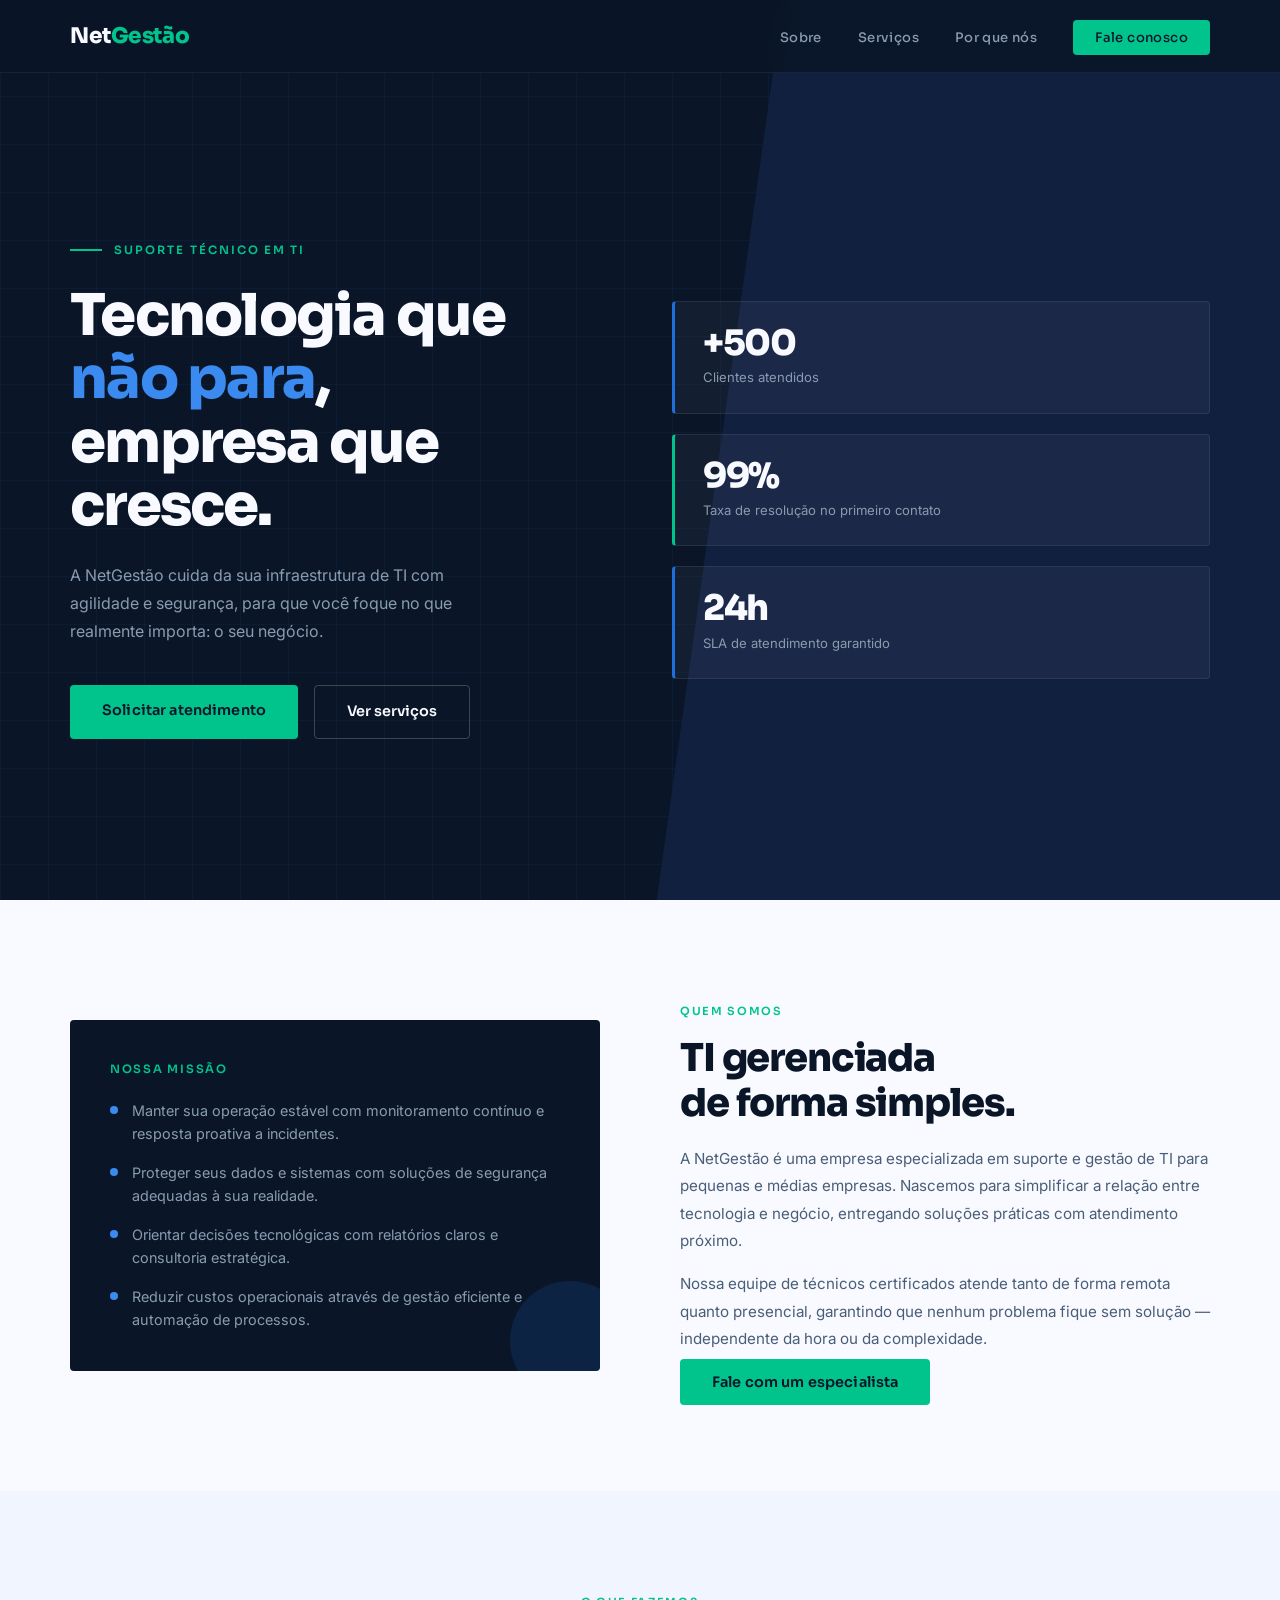
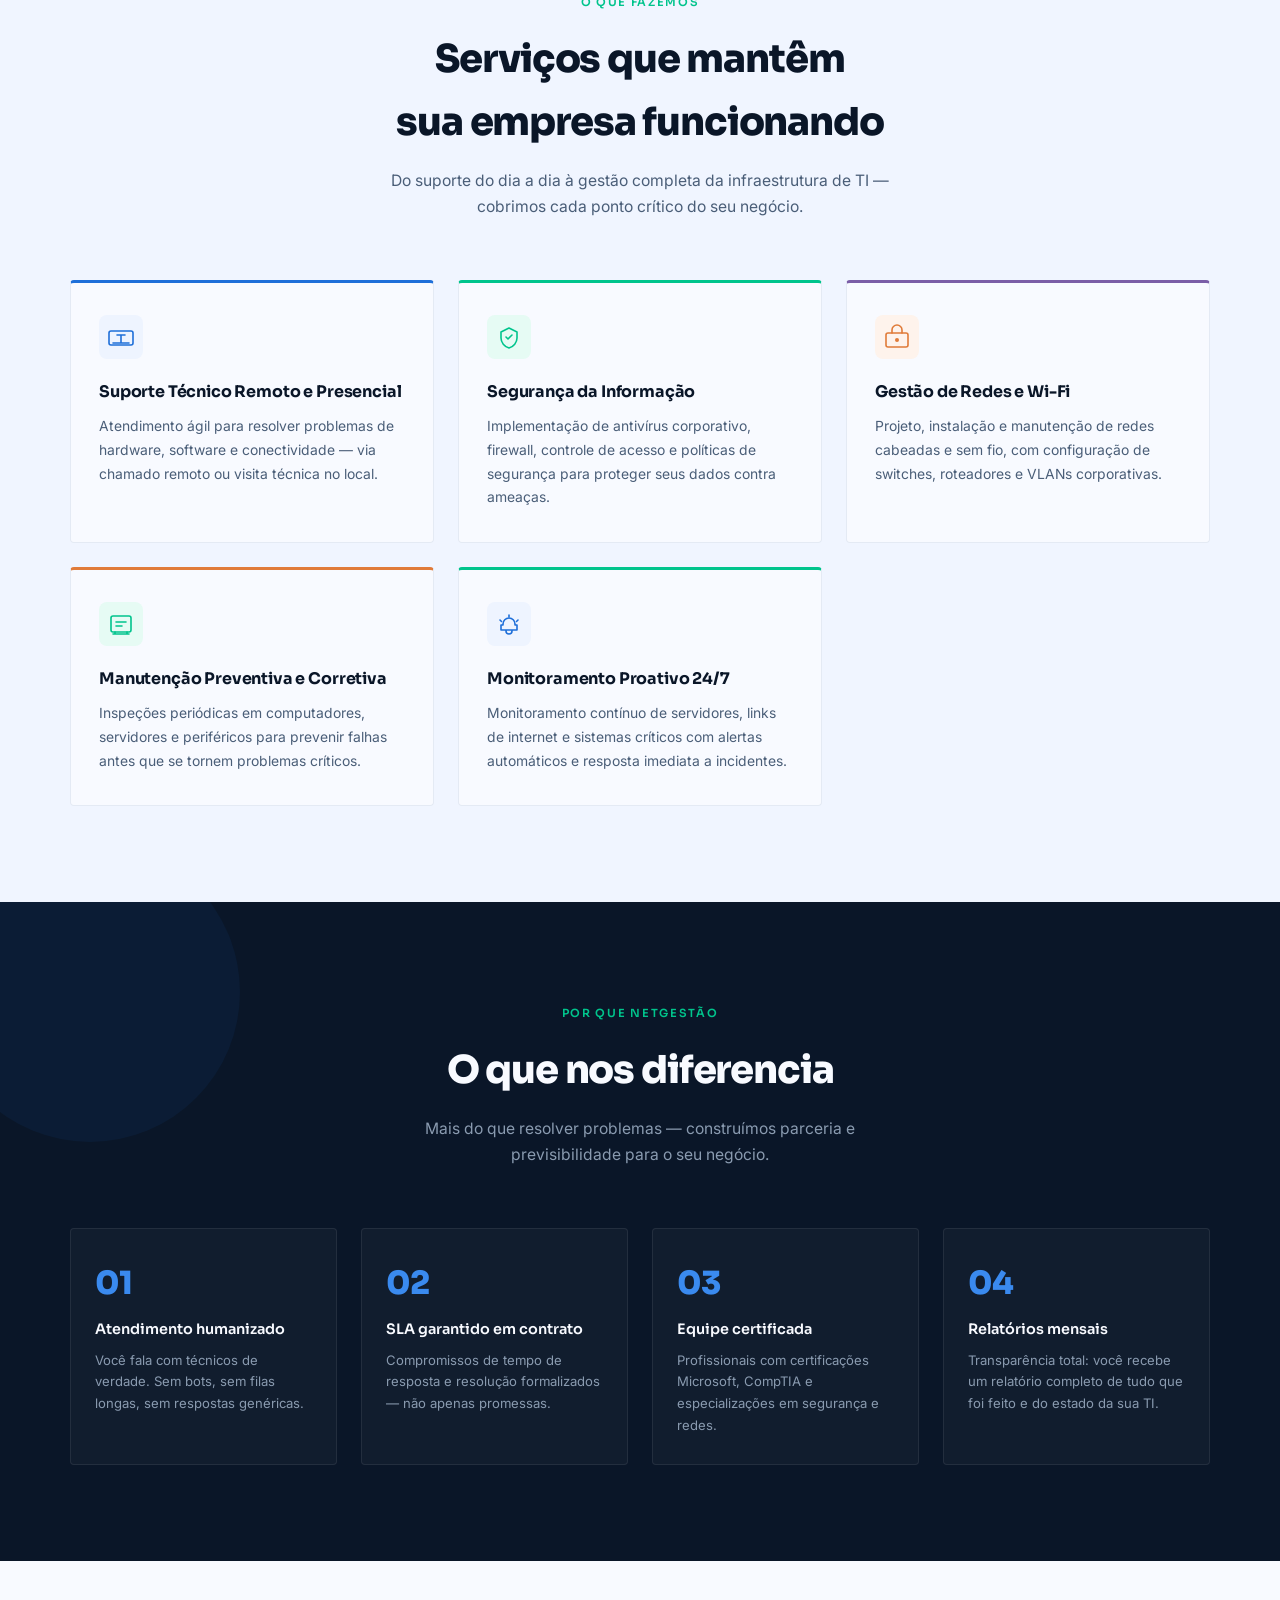
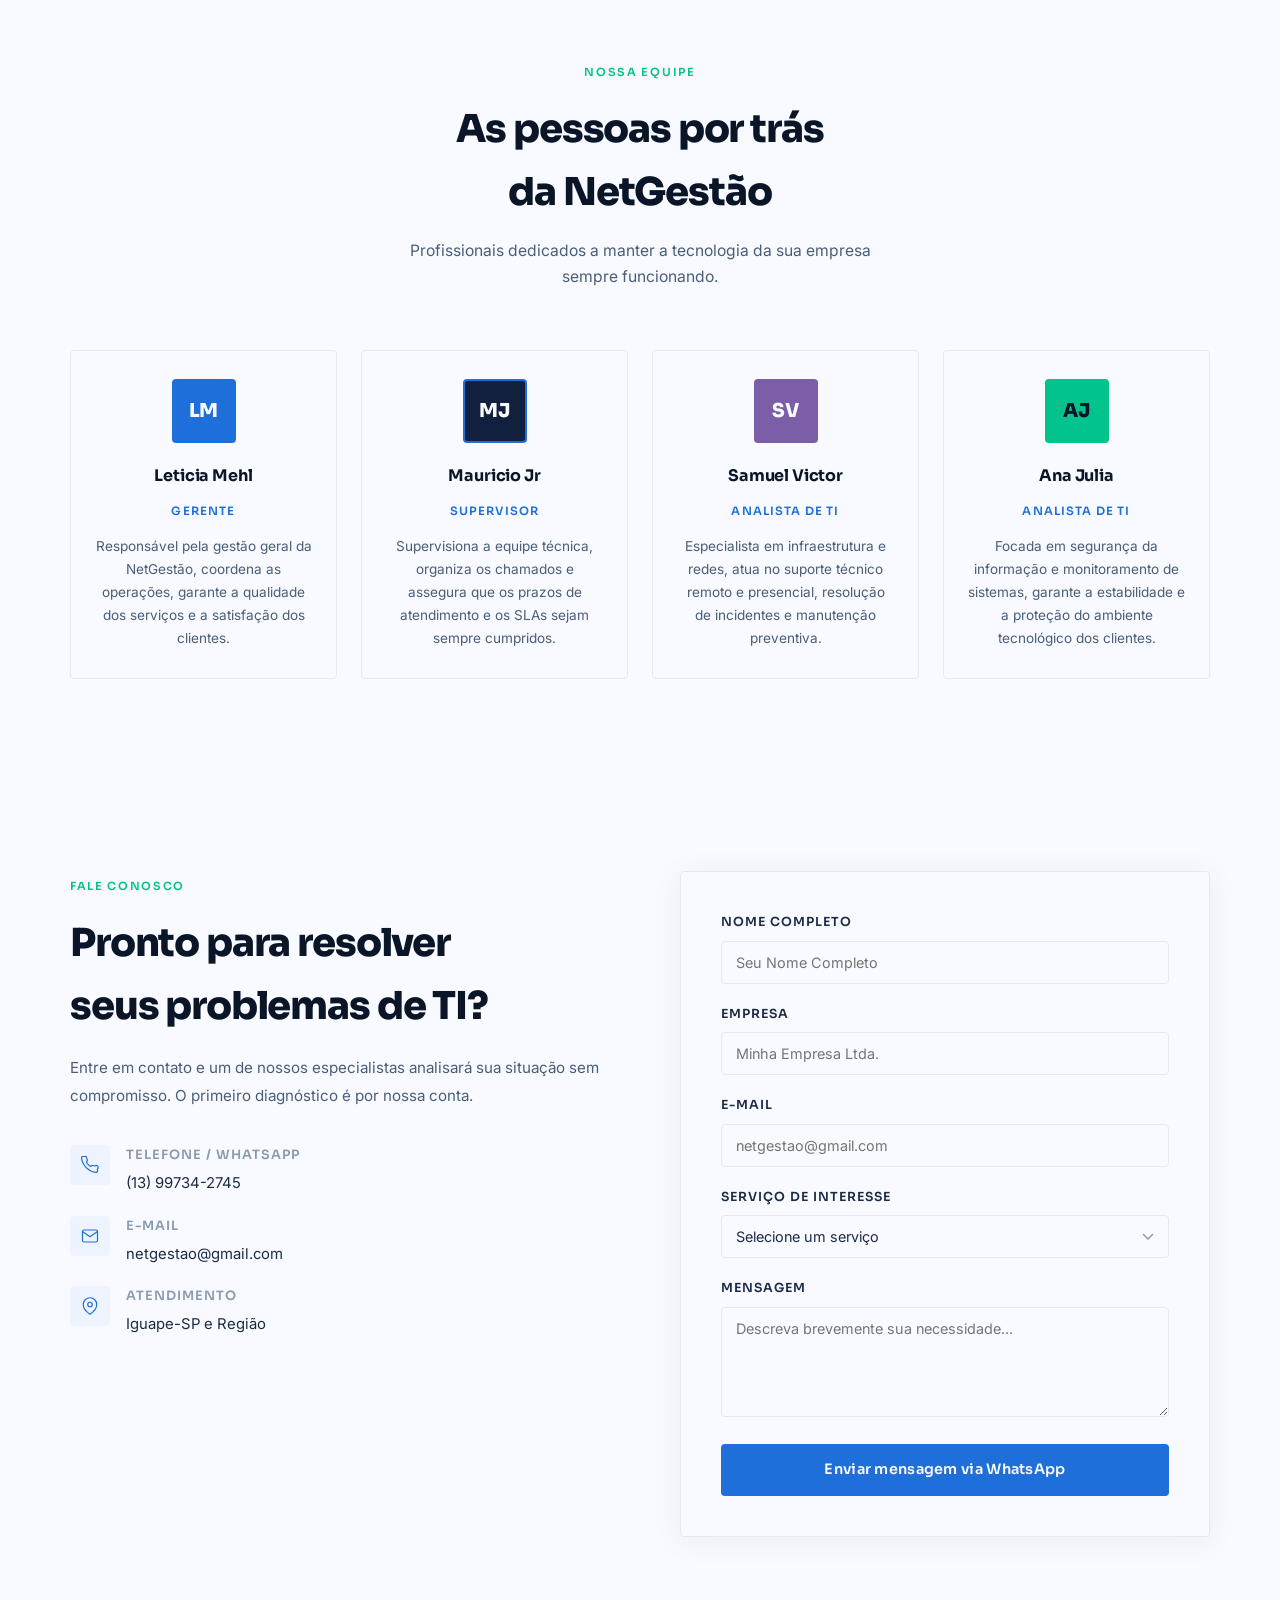
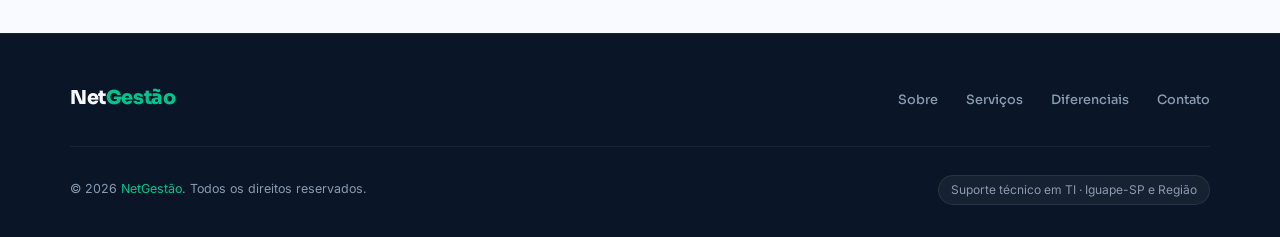
<file: index.html>
<!DOCTYPE html>
<html lang="pt-BR">
  <head>
    <meta charset="UTF-8" />
    <meta name="viewport" content="width=device-width, initial-scale=1.0" />
    <meta
      name="description"
      content="NetGestão — Suporte técnico em TI com agilidade e segurança para sua empresa."
    />
    <title>NetGestão | Suporte Técnico em TI</title>
    <link rel="stylesheet" href="style.css" />
  </head>
  <body>
    <!-- ========== NAVBAR ========== -->
    <header class="navbar">
      <div class="container">
        <a href="#" class="logo">Net<span>Gestão</span></a>
        <nav aria-label="Navegação principal">
          <ul class="nav-links">
            <li><a href="#sobre">Sobre</a></li>
            <li><a href="#servicos">Serviços</a></li>
            <li><a href="#diferenciais">Por que nós</a></li>
            <li><a href="#contato" class="nav-cta">Fale conosco</a></li>
          </ul>
        </nav>
      </div>
    </header>

    <!-- ========== HERO ========== -->
    <section class="hero" id="inicio">
      <div class="container">
        <div class="hero-content">
          <div class="hero-eyebrow">
            <span>Suporte técnico em TI</span>
          </div>
          <h1>
            Tecnologia que<br />
            <em>não para</em>,<br />
            empresa que cresce.
          </h1>
          <p class="hero-desc">
            A NetGestão cuida da sua infraestrutura de TI com agilidade e
            segurança, para que você foque no que realmente importa: o seu
            negócio.
          </p>
          <div class="hero-actions">
            <a href="#contato" class="btn-primary">Solicitar atendimento</a>
            <a href="#servicos" class="btn-secondary">Ver serviços</a>
          </div>
        </div>

        <div class="hero-metrics" aria-label="Destaques">
          <div class="metric-card">
            <div class="metric-value">+500</div>
            <div class="metric-label">Clientes atendidos</div>
          </div>
          <div class="metric-card accent">
            <div class="metric-value">99%</div>
            <div class="metric-label">
              Taxa de resolução no primeiro contato
            </div>
          </div>
          <div class="metric-card">
            <div class="metric-value">24h</div>
            <div class="metric-label">SLA de atendimento garantido</div>
          </div>
        </div>
      </div>
    </section>

    <!-- ========== SOBRE ========== -->
    <section class="sobre" id="sobre">
      <div class="container">
        <div class="sobre-visual">
          <div class="sobre-block">
            <p class="sobre-block-title">Nossa missão</p>
            <ul class="sobre-pilares">
              <li>
                <span class="pilar-dot"></span>
                Manter sua operação estável com monitoramento contínuo e
                resposta proativa a incidentes.
              </li>
              <li>
                <span class="pilar-dot"></span>
                Proteger seus dados e sistemas com soluções de segurança
                adequadas à sua realidade.
              </li>
              <li>
                <span class="pilar-dot"></span>
                Orientar decisões tecnológicas com relatórios claros e
                consultoria estratégica.
              </li>
              <li>
                <span class="pilar-dot"></span>
                Reduzir custos operacionais através de gestão eficiente e
                automação de processos.
              </li>
            </ul>
          </div>
        </div>

        <div class="sobre-texto">
          <span class="tag">Quem somos</span>
          <h2>TI gerenciada<br />de forma simples.</h2>
          <p>
            A NetGestão é uma empresa especializada em suporte e gestão de TI
            para pequenas e médias empresas. Nascemos para simplificar a relação
            entre tecnologia e negócio, entregando soluções práticas com
            atendimento próximo.
          </p>
          <p>
            Nossa equipe de técnicos certificados atende tanto de forma remota
            quanto presencial, garantindo que nenhum problema fique sem solução
            — independente da hora ou da complexidade.
          </p>
          <a href="#contato" class="btn-primary">Fale com um especialista</a>
        </div>
      </div>
    </section>

    <!-- ========== SERVIÇOS ========== -->
    <section class="servicos" id="servicos">
      <div class="container">
        <div class="section-header">
          <span class="tag">O que fazemos</span>
          <h2>Serviços que mantêm<br />sua empresa funcionando</h2>
          <p>
            Do suporte do dia a dia à gestão completa da infraestrutura de TI —
            cobrimos cada ponto crítico do seu negócio.
          </p>
        </div>

        <div class="servicos-grid">
          <!-- 1 -->
          <article class="servico-card">
            <div class="servico-icon">
              <svg
                viewBox="0 0 44 44"
                fill="none"
                xmlns="http://www.w3.org/2000/svg"
              >
                <rect width="44" height="44" rx="8" fill="#EEF4FF" />
                <path
                  d="M14 28h16M22 20v8M18 20h8M12 16h20a2 2 0 012 2v10a2 2 0 01-2 2H12a2 2 0 01-2-2V18a2 2 0 012-2z"
                  stroke="#1E6FD9"
                  stroke-width="1.6"
                  stroke-linecap="round"
                  stroke-linejoin="round"
                />
              </svg>
            </div>
            <h3>Suporte Técnico Remoto e Presencial</h3>
            <p>
              Atendimento ágil para resolver problemas de hardware, software e
              conectividade — via chamado remoto ou visita técnica no local.
            </p>
          </article>

          <!-- 2 -->
          <article class="servico-card">
            <div class="servico-icon">
              <svg
                viewBox="0 0 44 44"
                fill="none"
                xmlns="http://www.w3.org/2000/svg"
              >
                <rect width="44" height="44" rx="8" fill="#E6FBF4" />
                <path
                  d="M22 13l8 4v6c0 4.5-3.4 8.7-8 10-4.6-1.3-8-5.5-8-10v-6l8-4z"
                  stroke="#00C48C"
                  stroke-width="1.6"
                  stroke-linejoin="round"
                />
                <path
                  d="M19 22l2 2 4-4"
                  stroke="#00C48C"
                  stroke-width="1.6"
                  stroke-linecap="round"
                  stroke-linejoin="round"
                />
              </svg>
            </div>
            <h3>Segurança da Informação</h3>
            <p>
              Implementação de antivírus corporativo, firewall, controle de
              acesso e políticas de segurança para proteger seus dados contra
              ameaças.
            </p>
          </article>

          <!-- 4 -->
          <article class="servico-card">
            <div class="servico-icon">
              <svg
                viewBox="0 0 44 44"
                fill="none"
                xmlns="http://www.w3.org/2000/svg"
              >
                <rect width="44" height="44" rx="8" fill="#FEF3EC" />
                <rect
                  x="11"
                  y="18"
                  width="22"
                  height="14"
                  rx="2"
                  stroke="#E07B39"
                  stroke-width="1.6"
                />
                <path
                  d="M17 18v-3a5 5 0 0110 0v3"
                  stroke="#E07B39"
                  stroke-width="1.6"
                  stroke-linecap="round"
                />
                <circle cx="22" cy="25" r="2" fill="#E07B39" />
              </svg>
            </div>
            <h3>Gestão de Redes e Wi-Fi</h3>
            <p>
              Projeto, instalação e manutenção de redes cabeadas e sem fio, com
              configuração de switches, roteadores e VLANs corporativas.
            </p>
          </article>

          <!-- 5 -->
          <article class="servico-card">
            <div class="servico-icon">
              <svg
                viewBox="0 0 44 44"
                fill="none"
                xmlns="http://www.w3.org/2000/svg"
              >
                <rect width="44" height="44" rx="8" fill="#E6FBF4" />
                <rect
                  x="12"
                  y="14"
                  width="20"
                  height="16"
                  rx="2"
                  stroke="#00C48C"
                  stroke-width="1.6"
                />
                <path
                  d="M16 30v2M28 30v2M14 32h16"
                  stroke="#00C48C"
                  stroke-width="1.6"
                  stroke-linecap="round"
                />
                <path
                  d="M17 20h10M17 24h6"
                  stroke="#00C48C"
                  stroke-width="1.6"
                  stroke-linecap="round"
                />
              </svg>
            </div>
            <h3>Manutenção Preventiva e Corretiva</h3>
            <p>
              Inspeções periódicas em computadores, servidores e periféricos
              para prevenir falhas antes que se tornem problemas críticos.
            </p>
          </article>

          <!-- 6 -->
          <article class="servico-card">
            <div class="servico-icon">
              <svg
                viewBox="0 0 44 44"
                fill="none"
                xmlns="http://www.w3.org/2000/svg"
              >
                <rect width="44" height="44" rx="8" fill="#EEF4FF" />
                <path
                  d="M16 22a6 6 0 0112 0v1h2v5H14v-5h2v-1z"
                  stroke="#1E6FD9"
                  stroke-width="1.6"
                  stroke-linejoin="round"
                />
                <path
                  d="M19 28v1a3 3 0 006 0v-1"
                  stroke="#1E6FD9"
                  stroke-width="1.6"
                />
                <path
                  d="M22 13v2M13 18l1.5 1.5M31 18l-1.5 1.5"
                  stroke="#1E6FD9"
                  stroke-width="1.6"
                  stroke-linecap="round"
                />
              </svg>
            </div>
            <h3>Monitoramento Proativo 24/7</h3>
            <p>
              Monitoramento contínuo de servidores, links de internet e sistemas
              críticos com alertas automáticos e resposta imediata a incidentes.
            </p>
          </article>
        </div>
      </div>
    </section>

    <!-- ========== DIFERENCIAIS ========== -->
    <section class="diferenciais" id="diferenciais">
      <div class="container">
        <div class="section-header">
          <span class="tag">Por que NetGestão</span>
          <h2>O que nos diferencia</h2>
          <p>
            Mais do que resolver problemas — construímos parceria e
            previsibilidade para o seu negócio.
          </p>
        </div>

        <div class="diferenciais-grid">
          <div class="diferencial-item">
            <div class="diferencial-num">01</div>
            <h4>Atendimento humanizado</h4>
            <p>
              Você fala com técnicos de verdade. Sem bots, sem filas longas, sem
              respostas genéricas.
            </p>
          </div>
          <div class="diferencial-item">
            <div class="diferencial-num">02</div>
            <h4>SLA garantido em contrato</h4>
            <p>
              Compromissos de tempo de resposta e resolução formalizados — não
              apenas promessas.
            </p>
          </div>
          <div class="diferencial-item">
            <div class="diferencial-num">03</div>
            <h4>Equipe certificada</h4>
            <p>
              Profissionais com certificações Microsoft, CompTIA e
              especializações em segurança e redes.
            </p>
          </div>
          <div class="diferencial-item">
            <div class="diferencial-num">04</div>
            <h4>Relatórios mensais</h4>
            <p>
              Transparência total: você recebe um relatório completo de tudo que
              foi feito e do estado da sua TI.
            </p>
          </div>
        </div>
      </div>
    </section>

    <!-- ========== EQUIPE ========== -->
    <section class="equipe" id="equipe">
      <div class="container">
        <div class="section-header">
          <span class="tag">Nossa equipe</span>
          <h2>As pessoas por trás<br />da NetGestão</h2>
          <p>
            Profissionais dedicados a manter a tecnologia da sua empresa sempre
            funcionando.
          </p>
        </div>

        <div class="equipe-grid">
          <div class="membro-card">
            <div class="membro-avatar">LM</div>
            <div class="membro-info">
              <h3>Leticia Mehl</h3>
              <span class="membro-cargo">Gerente</span>
              <p>
                Responsável pela gestão geral da NetGestão, coordena as
                operações, garante a qualidade dos serviços e a satisfação dos
                clientes.
              </p>
            </div>
          </div>

          <div class="membro-card">
            <div class="membro-avatar">MJ</div>
            <div class="membro-info">
              <h3>Mauricio Jr</h3>
              <span class="membro-cargo">Supervisor</span>
              <p>
                Supervisiona a equipe técnica, organiza os chamados e assegura
                que os prazos de atendimento e os SLAs sejam sempre cumpridos.
              </p>
            </div>
          </div>

          <div class="membro-card">
            <div class="membro-avatar">SV</div>
            <div class="membro-info">
              <h3>Samuel Victor</h3>
              <span class="membro-cargo">Analista de TI</span>
              <p>
                Especialista em infraestrutura e redes, atua no suporte técnico
                remoto e presencial, resolução de incidentes e manutenção
                preventiva.
              </p>
            </div>
          </div>

          <div class="membro-card">
            <div class="membro-avatar">AJ</div>
            <div class="membro-info">
              <h3>Ana Julia</h3>
              <span class="membro-cargo">Analista de TI</span>
              <p>
                Focada em segurança da informação e monitoramento de sistemas,
                garante a estabilidade e a proteção do ambiente tecnológico dos
                clientes.
              </p>
            </div>
          </div>
        </div>
      </div>
    </section>

    <!-- ========== CONTATO ========== -->
    <section class="contato" id="contato">
      <div class="container">
        <div class="contato-info">
          <span class="tag">Fale conosco</span>
          <h2>Pronto para resolver<br />seus problemas de TI?</h2>
          <p>
            Entre em contato e um de nossos especialistas analisará sua situação
            sem compromisso. O primeiro diagnóstico é por nossa conta.
          </p>

          <ul class="contato-itens">
            <li>
              <!-- Clique abre WhatsApp -->
              <a
                href="https://wa.me/5513997342745"
                target="_blank"
                rel="noopener noreferrer"
                class="contato-link"
              >
                <div class="contato-icon">
                  <svg
                    viewBox="0 0 24 24"
                    fill="none"
                    xmlns="http://www.w3.org/2000/svg"
                  >
                    <path
                      d="M22 16.92v3a2 2 0 01-2.18 2 19.8 19.8 0 01-8.63-3.07A19.5 19.5 0 013.7 11.37 19.8 19.8 0 01.64 2.74 2 2 0 012.63.56h3a2 2 0 012 1.72c.127.96.36 1.903.7 2.81a2 2 0 01-.45 2.11L6.91 8.09a16 16 0 006 6l.91-.97a2 2 0 012.11-.45c.907.34 1.85.573 2.81.7A2 2 0 0122 16.92z"
                      stroke="#1E6FD9"
                      stroke-width="1.6"
                      stroke-linecap="round"
                      stroke-linejoin="round"
                    />
                  </svg>
                </div>
                <div>
                  <strong>Telefone / WhatsApp</strong>
                  <span>(13) 99734-2745</span>
                </div>
              </a>
            </li>
            <li>
              <!-- Clique abre cliente de e-mail -->
              <a href="mailto:netgestao@gmail.com" class="contato-link">
                <div class="contato-icon">
                  <svg
                    viewBox="0 0 24 24"
                    fill="none"
                    xmlns="http://www.w3.org/2000/svg"
                  >
                    <path
                      d="M4 4h16c1.1 0 2 .9 2 2v12c0 1.1-.9 2-2 2H4c-1.1 0-2-.9-2-2V6c0-1.1.9-2 2-2z"
                      stroke="#1E6FD9"
                      stroke-width="1.6"
                      stroke-linecap="round"
                      stroke-linejoin="round"
                    />
                    <polyline
                      points="22,6 12,13 2,6"
                      stroke="#1E6FD9"
                      stroke-width="1.6"
                      stroke-linecap="round"
                      stroke-linejoin="round"
                    />
                  </svg>
                </div>
                <div>
                  <strong>E-mail</strong>
                  <span>netgestao@gmail.com</span>
                </div>
              </a>
            </li>
            <li>
              <div class="contato-link contato-link--static">
                <div class="contato-icon">
                  <svg
                    viewBox="0 0 24 24"
                    fill="none"
                    xmlns="http://www.w3.org/2000/svg"
                  >
                    <path
                      d="M21 10c0 7-9 13-9 13S3 17 3 10a9 9 0 0118 0z"
                      stroke="#1E6FD9"
                      stroke-width="1.6"
                    />
                    <circle
                      cx="12"
                      cy="10"
                      r="3"
                      stroke="#1E6FD9"
                      stroke-width="1.6"
                    />
                  </svg>
                </div>
                <div>
                  <strong>Atendimento</strong>
                  <span>Iguape-SP e Região</span>
                </div>
              </div>
            </li>
          </ul>
        </div>

        <!-- Formulário: ao clicar em Enviar, abre WhatsApp com os dados preenchidos -->
        <div
          class="contato-form"
          role="region"
          aria-label="Formulário de contato"
        >
          <div class="form-group">
            <label for="nome">Nome completo</label>
            <input
              type="text"
              id="nome"
              name="nome"
              placeholder="Seu Nome Completo"
              autocomplete="name"
            />
          </div>
          <div class="form-group">
            <label for="empresa">Empresa</label>
            <input
              type="text"
              id="empresa"
              name="empresa"
              placeholder="Minha Empresa Ltda."
            />
          </div>
          <div class="form-group">
            <label for="email">E-mail</label>
            <input
              type="email"
              id="email"
              name="email"
              placeholder="netgestao@gmail.com"
              autocomplete="email"
            />
          </div>
          <div class="form-group">
            <label for="servico">Serviço de interesse</label>
            <select id="servico" name="servico">
              <option value="" disabled selected>Selecione um serviço</option>
              <option value="Suporte Técnico">Suporte Técnico</option>
              <option value="Segurança da Informação">
                Segurança da Informação
              </option>
              <option value="Gestão de Redes">Gestão de Redes</option>
              <option value="Manutenção Preventiva">
                Manutenção Preventiva
              </option>
              <option value="Monitoramento 24/7">Monitoramento 24/7</option>
              <option value="Outro">Outro</option>
            </select>
          </div>
          <div class="form-group">
            <label for="mensagem">Mensagem</label>
            <textarea
              id="mensagem"
              name="mensagem"
              placeholder="Descreva brevemente sua necessidade..."
            ></textarea>
          </div>

          <!-- Ao clicar, monta a mensagem e abre o WhatsApp -->
          <a
            id="btn-enviar"
            href="#"
            target="_blank"
            rel="noopener noreferrer"
            class="form-submit"
            onclick="return enviarWhatsApp()"
          >
            Enviar mensagem via WhatsApp
          </a>
        </div>
      </div>
    </section>

    <!-- ========== FOOTER ========== -->
    <footer class="footer">
      <div class="container">
        <div class="footer-inner">
          <a href="#" class="footer-logo">Net<span>Gestão</span></a>
          <nav aria-label="Links do rodapé">
            <ul class="footer-nav">
              <li><a href="#sobre">Sobre</a></li>
              <li><a href="#servicos">Serviços</a></li>
              <li><a href="#diferenciais">Diferenciais</a></li>
              <li><a href="#contato">Contato</a></li>
            </ul>
          </nav>
        </div>
        <div class="footer-divider"></div>
        <div class="footer-bottom">
          <p class="footer-copy">
            © 2026 <span>NetGestão</span>. Todos os direitos reservados.
          </p>
          <span class="footer-badge"
            >Suporte técnico em TI · Iguape-SP e Região</span
          >
        </div>
      </div>
    </footer>

    <script>
      function enviarWhatsApp() {
        var nome = document.getElementById("nome").value.trim();
        var empresa = document.getElementById("empresa").value.trim();
        var email = document.getElementById("email").value.trim();
        var servico = document.getElementById("servico").value;
        var mensagem = document.getElementById("mensagem").value.trim();

        if (!nome || !mensagem) {
          alert(
            "Por favor, preencha ao menos o seu nome e a mensagem antes de enviar."
          );
          return false;
        }

        var texto =
          "Olá, NetGestão! Vim pelo site e gostaria de solicitar um atendimento.\n\n" +
          "*Nome:* " +
          (nome || "—") +
          "\n" +
          "*Empresa:* " +
          (empresa || "—") +
          "\n" +
          "*E-mail:* " +
          (email || "—") +
          "\n" +
          "*Serviço de interesse:* " +
          (servico || "—") +
          "\n" +
          "*Mensagem:* " +
          (mensagem || "—");

        var url =
          "https://wa.me/5513997342745?text=" + encodeURIComponent(texto);
        window.open(url, "_blank");
        return false;
      }
    </script>
  </body>
</html>
</file>
<file: style.css>
/* =============================================
   NetGestão — Landing Page Styles
   ============================================= */

@import url("https://fonts.googleapis.com/css2?family=Sora:wght@300;400;600;700;800&family=Inter:wght@400;500&display=swap");

/* ---------- Reset & Base ---------- */
*,
*::before,
*::after {
  box-sizing: border-box;
  margin: 0;
  padding: 0;
}

:root {
  --navy: #0a1628;
  --navy-mid: #122040;
  --blue: #1e6fd9;
  --blue-light: #3a8aef;
  --green: #00c48c;
  --white: #f8faff;
  --gray: #8a9bb0;
  --gray-light: #e4eaf4;
  --text: #1c2b45;

  --font-display: "Sora", sans-serif;
  --font-body: "Inter", sans-serif;

  --radius: 4px;
  --section-gap: 96px;
}

html {
  scroll-behavior: smooth;
}

body {
  font-family: var(--font-body);
  background-color: var(--white);
  color: var(--text);
  line-height: 1.65;
  -webkit-font-smoothing: antialiased;
}

/* ---------- Utilitários ---------- */
.container {
  width: 90%;
  max-width: 1140px;
  margin-inline: auto;
}

.tag {
  display: inline-block;
  font-family: var(--font-display);
  font-size: 0.7rem;
  font-weight: 600;
  letter-spacing: 0.15em;
  text-transform: uppercase;
  color: var(--green);
  margin-bottom: 16px;
}

/* ---------- Navbar ---------- */
.navbar {
  position: fixed;
  top: 0;
  left: 0;
  width: 100%;
  z-index: 100;
  padding: 18px 0;
  background: rgba(10, 22, 40, 0.92);
  backdrop-filter: blur(10px);
  border-bottom: 1px solid rgba(255, 255, 255, 0.06);
}

.navbar .container {
  display: flex;
  align-items: center;
  justify-content: space-between;
}

.logo {
  font-family: var(--font-display);
  font-weight: 800;
  font-size: 1.35rem;
  color: var(--white);
  text-decoration: none;
  letter-spacing: -0.02em;
}

.logo span {
  color: var(--green);
}

.nav-links {
  list-style: none;
  display: flex;
  gap: 36px;
}

.nav-links a {
  font-family: var(--font-display);
  font-size: 0.82rem;
  font-weight: 500;
  color: var(--gray);
  text-decoration: none;
  letter-spacing: 0.03em;
  transition: color 0.2s;
}

.nav-links a:hover {
  color: var(--white);
}

.nav-cta {
  font-family: var(--font-display);
  font-size: 0.82rem;
  font-weight: 600;
  color: var(--navy) !important;
  background: var(--green);
  padding: 9px 22px;
  border-radius: var(--radius);
  text-decoration: none;
  transition: opacity 0.2s;
}

.nav-cta:hover {
  opacity: 0.88;
  color: var(--navy) !important;
}

/* ---------- Hero ---------- */
.hero {
  min-height: 100vh;
  background-color: var(--navy);
  display: flex;
  align-items: center;
  position: relative;
  overflow: hidden;
  padding-top: 80px;
}

/* Diagonal decorativa */
.hero::after {
  content: "";
  position: absolute;
  right: -80px;
  top: 0;
  width: 50%;
  height: 100%;
  background: var(--navy-mid);
  transform: skewX(-8deg);
  z-index: 0;
}

/* Grade sutil de fundo */
.hero::before {
  content: "";
  position: absolute;
  inset: 0;
  background-image: linear-gradient(
      rgba(30, 111, 217, 0.07) 1px,
      transparent 1px
    ),
    linear-gradient(90deg, rgba(30, 111, 217, 0.07) 1px, transparent 1px);
  background-size: 48px 48px;
  z-index: 0;
}

.hero .container {
  position: relative;
  z-index: 1;
  display: grid;
  grid-template-columns: 1fr 1fr;
  gap: 64px;
  align-items: center;
}

.hero-content {
  padding: 48px 0;
}

.hero-eyebrow {
  display: flex;
  align-items: center;
  gap: 12px;
  margin-bottom: 24px;
}

.hero-eyebrow::before {
  content: "";
  display: block;
  width: 32px;
  height: 2px;
  background: var(--green);
}

.hero-eyebrow span {
  font-family: var(--font-display);
  font-size: 0.72rem;
  font-weight: 600;
  letter-spacing: 0.18em;
  text-transform: uppercase;
  color: var(--green);
}

.hero h1 {
  font-family: var(--font-display);
  font-weight: 800;
  font-size: clamp(2.4rem, 5vw, 3.6rem);
  line-height: 1.1;
  color: var(--white);
  letter-spacing: -0.03em;
  margin-bottom: 24px;
}

.hero h1 em {
  font-style: normal;
  color: var(--blue-light);
}

.hero-desc {
  font-size: 1rem;
  color: var(--gray);
  max-width: 440px;
  margin-bottom: 40px;
  line-height: 1.75;
}

.hero-actions {
  display: flex;
  gap: 16px;
  flex-wrap: wrap;
}

.btn-primary {
  font-family: var(--font-display);
  font-weight: 600;
  font-size: 0.9rem;
  background: var(--green);
  color: var(--navy);
  padding: 14px 32px;
  border-radius: var(--radius);
  text-decoration: none;
  letter-spacing: 0.01em;
  transition: opacity 0.2s, transform 0.2s;
}

.btn-primary:hover {
  opacity: 0.88;
  transform: translateY(-1px);
}

.btn-secondary {
  font-family: var(--font-display);
  font-weight: 600;
  font-size: 0.9rem;
  background: transparent;
  color: var(--white);
  padding: 14px 32px;
  border-radius: var(--radius);
  border: 1px solid rgba(255, 255, 255, 0.2);
  text-decoration: none;
  transition: border-color 0.2s, background 0.2s;
}

.btn-secondary:hover {
  border-color: var(--white);
  background: rgba(255, 255, 255, 0.05);
}

/* Métricas hero direita */
.hero-metrics {
  position: relative;
  z-index: 1;
  display: flex;
  flex-direction: column;
  gap: 20px;
}

.metric-card {
  background: rgba(255, 255, 255, 0.04);
  border: 1px solid rgba(255, 255, 255, 0.08);
  border-left: 3px solid var(--blue);
  padding: 24px 28px;
  border-radius: var(--radius);
}

.metric-card.accent {
  border-left-color: var(--green);
}

.metric-value {
  font-family: var(--font-display);
  font-size: 2.2rem;
  font-weight: 800;
  color: var(--white);
  letter-spacing: -0.04em;
  line-height: 1;
  margin-bottom: 6px;
}

.metric-label {
  font-size: 0.82rem;
  color: var(--gray);
}

/* ---------- Sobre ---------- */
.sobre {
  padding: var(--section-gap) 0;
  background: var(--white);
}

.sobre .container {
  display: grid;
  grid-template-columns: 1fr 1fr;
  gap: 80px;
  align-items: center;
}

.sobre-visual {
  position: relative;
}

.sobre-block {
  background: var(--navy);
  border-radius: var(--radius);
  padding: 40px;
  position: relative;
  overflow: hidden;
}

.sobre-block::before {
  content: "";
  position: absolute;
  bottom: -30px;
  right: -30px;
  width: 120px;
  height: 120px;
  border-radius: 50%;
  background: var(--blue);
  opacity: 0.15;
}

.sobre-block-title {
  font-family: var(--font-display);
  font-size: 0.72rem;
  font-weight: 600;
  letter-spacing: 0.15em;
  text-transform: uppercase;
  color: var(--green);
  margin-bottom: 20px;
}

.sobre-pilares {
  list-style: none;
  display: flex;
  flex-direction: column;
  gap: 16px;
}

.sobre-pilares li {
  display: flex;
  align-items: flex-start;
  gap: 14px;
  color: var(--gray);
  font-size: 0.9rem;
  line-height: 1.6;
}

.pilar-dot {
  flex-shrink: 0;
  width: 8px;
  height: 8px;
  border-radius: 50%;
  background: var(--blue-light);
  margin-top: 7px;
}

.sobre-texto h2 {
  font-family: var(--font-display);
  font-size: clamp(1.8rem, 3vw, 2.4rem);
  font-weight: 800;
  letter-spacing: -0.03em;
  line-height: 1.15;
  color: var(--navy);
  margin-bottom: 20px;
}

.sobre-texto p {
  color: #4a5e78;
  line-height: 1.8;
  margin-bottom: 16px;
  font-size: 0.95rem;
}

/* ---------- Serviços ---------- */
.servicos {
  padding: var(--section-gap) 0;
  background: #f0f5ff;
}

.section-header {
  text-align: center;
  margin-bottom: 60px;
}

.section-header h2 {
  font-family: var(--font-display);
  font-size: clamp(1.8rem, 3vw, 2.4rem);
  font-weight: 800;
  letter-spacing: -0.03em;
  color: var(--navy);
  margin-bottom: 14px;
}

.section-header p {
  color: #4a5e78;
  font-size: 0.98rem;
  max-width: 520px;
  margin-inline: auto;
}

.servicos-grid {
  display: grid;
  grid-template-columns: repeat(3, 1fr);
  gap: 24px;
}

.servico-card {
  background: var(--white);
  border: 1px solid var(--gray-light);
  border-top: 3px solid var(--blue);
  padding: 32px 28px;
  border-radius: var(--radius);
  transition: box-shadow 0.2s, transform 0.2s;
}

.servico-card:hover {
  box-shadow: 0 12px 40px rgba(10, 22, 40, 0.1);
  transform: translateY(-3px);
}

.servico-card:nth-child(2) {
  border-top-color: var(--green);
}
.servico-card:nth-child(3) {
  border-top-color: #7b5ea7;
}
.servico-card:nth-child(4) {
  border-top-color: #e07b39;
}
.servico-card:nth-child(5) {
  border-top-color: var(--green);
}
.servico-card:nth-child(6) {
  border-top-color: var(--blue);
}

.servico-icon {
  width: 44px;
  height: 44px;
  margin-bottom: 20px;
  display: flex;
  align-items: center;
  justify-content: center;
}

.servico-icon svg {
  width: 44px;
  height: 44px;
}

.servico-card h3 {
  font-family: var(--font-display);
  font-size: 1rem;
  font-weight: 700;
  color: var(--navy);
  margin-bottom: 10px;
  letter-spacing: -0.01em;
}

.servico-card p {
  font-size: 0.87rem;
  color: #4a5e78;
  line-height: 1.7;
}

/* ---------- Por que nós ---------- */
.diferenciais {
  padding: var(--section-gap) 0;
  background: var(--navy);
  position: relative;
  overflow: hidden;
}

.diferenciais::before {
  content: "";
  position: absolute;
  top: -60px;
  left: -60px;
  width: 300px;
  height: 300px;
  border-radius: 50%;
  background: var(--blue);
  opacity: 0.07;
}

.diferenciais .section-header h2 {
  color: var(--white);
}

.diferenciais .section-header p {
  color: var(--gray);
}

.diferenciais-grid {
  display: grid;
  grid-template-columns: repeat(4, 1fr);
  gap: 24px;
}

.diferencial-item {
  padding: 28px 24px;
  border: 1px solid rgba(255, 255, 255, 0.08);
  border-radius: var(--radius);
  background: rgba(255, 255, 255, 0.03);
}

.diferencial-num {
  font-family: var(--font-display);
  font-size: 2rem;
  font-weight: 800;
  color: var(--blue-light);
  letter-spacing: -0.04em;
  margin-bottom: 8px;
}

.diferencial-item h4 {
  font-family: var(--font-display);
  font-size: 0.9rem;
  font-weight: 600;
  color: var(--white);
  margin-bottom: 8px;
}

.diferencial-item p {
  font-size: 0.82rem;
  color: var(--gray);
  line-height: 1.65;
}

/* ---------- Equipe ---------- */
.equipe {
  padding: var(--section-gap) 0;
  background: var(--white);
}

.equipe-grid {
  display: grid;
  grid-template-columns: repeat(4, 1fr);
  gap: 24px;
}

.membro-card {
  background: var(--white);
  border: 1px solid var(--gray-light);
  border-radius: var(--radius);
  padding: 28px 24px;
  text-align: center;
  transition: box-shadow 0.2s, transform 0.2s;
}

.membro-card:hover {
  box-shadow: 0 12px 40px rgba(10, 22, 40, 0.1);
  transform: translateY(-3px);
}

.membro-avatar {
  width: 64px;
  height: 64px;
  border-radius: var(--radius);
  background: var(--navy);
  color: var(--white);
  font-family: var(--font-display);
  font-weight: 800;
  font-size: 1.2rem;
  letter-spacing: -0.02em;
  display: flex;
  align-items: center;
  justify-content: center;
  margin: 0 auto 20px;
}

.membro-card:nth-child(1) .membro-avatar {
  background: var(--blue);
}
.membro-card:nth-child(2) .membro-avatar {
  background: var(--navy-mid);
  border: 2px solid var(--blue);
}
.membro-card:nth-child(3) .membro-avatar {
  background: #7b5ea7;
}
.membro-card:nth-child(4) .membro-avatar {
  background: var(--green);
  color: var(--navy);
}

.membro-info h3 {
  font-family: var(--font-display);
  font-size: 1rem;
  font-weight: 700;
  color: var(--navy);
  letter-spacing: -0.01em;
  margin-bottom: 6px;
}

.membro-cargo {
  display: inline-block;
  font-family: var(--font-display);
  font-size: 0.72rem;
  font-weight: 600;
  letter-spacing: 0.1em;
  text-transform: uppercase;
  color: var(--blue);
  margin-bottom: 14px;
}

.membro-info p {
  font-size: 0.85rem;
  color: #4a5e78;
  line-height: 1.7;
}

@media (max-width: 900px) {
  .equipe-grid {
    grid-template-columns: repeat(2, 1fr);
  }
}

@media (max-width: 560px) {
  .equipe-grid {
    grid-template-columns: 1fr;
  }
}

/* ---------- Contato ---------- */
.contato {
  padding: var(--section-gap) 0;
  background: var(--white);
}

.contato .container {
  display: grid;
  grid-template-columns: 1fr 1fr;
  gap: 80px;
  align-items: start;
}

.contato-info h2 {
  font-family: var(--font-display);
  font-size: clamp(1.8rem, 3vw, 2.4rem);
  font-weight: 800;
  letter-spacing: -0.03em;
  color: var(--navy);
  margin-bottom: 16px;
}

.contato-info p {
  color: #4a5e78;
  font-size: 0.95rem;
  line-height: 1.8;
  margin-bottom: 36px;
}

.contato-itens {
  list-style: none;
  display: flex;
  flex-direction: column;
  gap: 20px;
}

.contato-itens li {
  display: flex;
  align-items: flex-start;
  gap: 16px;
}

.contato-link {
  display: flex;
  align-items: flex-start;
  gap: 16px;
  text-decoration: none;
  color: inherit;
  border-radius: var(--radius);
  padding: 6px;
  margin: -6px;
  transition: background 0.2s;
}

.contato-link:hover {
  background: #eef4ff;
}

.contato-link:hover .contato-icon {
  background: var(--blue);
}

.contato-link:hover .contato-icon svg {
  stroke: var(--white);
}

.contato-link--static {
  cursor: default;
}

.contato-link--static:hover {
  background: transparent;
}

.contato-link--static:hover .contato-icon {
  background: #eef4ff;
}

.contato-link--static:hover .contato-icon svg {
  stroke: var(--blue);
}

.contato-icon {
  width: 40px;
  height: 40px;
  background: #eef4ff;
  border-radius: var(--radius);
  display: flex;
  align-items: center;
  justify-content: center;
  flex-shrink: 0;
}

.contato-icon svg {
  width: 18px;
  height: 18px;
  stroke: var(--blue);
}

.contato-itens strong {
  display: block;
  font-family: var(--font-display);
  font-size: 0.8rem;
  font-weight: 600;
  text-transform: uppercase;
  letter-spacing: 0.08em;
  color: var(--gray);
  margin-bottom: 3px;
}

.contato-itens span {
  font-size: 0.93rem;
  color: var(--text);
}

/* Formulário de contato CSS-only */
.contato-form {
  background: var(--white);
  border: 1px solid var(--gray-light);
  border-radius: var(--radius);
  padding: 40px;
  box-shadow: 0 4px 32px rgba(10, 22, 40, 0.06);
}

.form-group {
  margin-bottom: 20px;
}

.form-group label {
  display: block;
  font-family: var(--font-display);
  font-size: 0.78rem;
  font-weight: 600;
  text-transform: uppercase;
  letter-spacing: 0.08em;
  color: var(--text);
  margin-bottom: 8px;
}

.form-group input,
.form-group select,
.form-group textarea {
  width: 100%;
  padding: 12px 14px;
  background: var(--white);
  border: 1px solid var(--gray-light);
  border-radius: var(--radius);
  font-family: var(--font-body);
  font-size: 0.9rem;
  color: var(--text);
  outline: none;
  transition: border-color 0.2s;
  appearance: none;
}

.form-group input:focus,
.form-group select:focus,
.form-group textarea:focus {
  border-color: var(--blue);
}

.form-group textarea {
  resize: vertical;
  min-height: 110px;
}

.form-group select {
  background-image: url("data:image/svg+xml,%3Csvg xmlns='http://www.w3.org/2000/svg' width='12' height='8' fill='none' viewBox='0 0 12 8'%3E%3Cpath stroke='%238A9BB0' stroke-width='1.5' d='m1 1 5 5 5-5'/%3E%3C/svg%3E");
  background-repeat: no-repeat;
  background-position: right 14px center;
  padding-right: 36px;
  cursor: pointer;
}

.form-submit {
  display: block;
  width: 100%;
  padding: 14px;
  background: var(--blue);
  color: var(--white);
  font-family: var(--font-display);
  font-size: 0.9rem;
  font-weight: 600;
  border: none;
  border-radius: var(--radius);
  cursor: pointer;
  letter-spacing: 0.02em;
  text-align: center;
  text-decoration: none;
  transition: background 0.2s, transform 0.2s;
  box-sizing: border-box;
}

.form-submit:hover {
  background: var(--blue-light);
  transform: translateY(-1px);
  color: var(--white);
}

/* ---------- Footer ---------- */
.footer {
  background: var(--navy);
  padding: 48px 0 32px;
  border-top: 1px solid rgba(255, 255, 255, 0.06);
}

.footer-inner {
  display: flex;
  justify-content: space-between;
  align-items: center;
  flex-wrap: wrap;
  gap: 20px;
  margin-bottom: 32px;
}

.footer-logo {
  font-family: var(--font-display);
  font-weight: 800;
  font-size: 1.2rem;
  color: var(--white);
  text-decoration: none;
  letter-spacing: -0.02em;
}

.footer-logo span {
  color: var(--green);
}

.footer-nav {
  list-style: none;
  display: flex;
  gap: 28px;
  flex-wrap: wrap;
}

.footer-nav a {
  font-family: var(--font-display);
  font-size: 0.8rem;
  font-weight: 500;
  color: var(--gray);
  text-decoration: none;
  transition: color 0.2s;
}

.footer-nav a:hover {
  color: var(--white);
}

.footer-divider {
  height: 1px;
  background: rgba(255, 255, 255, 0.06);
  margin-bottom: 28px;
}

.footer-bottom {
  display: flex;
  justify-content: space-between;
  align-items: center;
  flex-wrap: wrap;
  gap: 12px;
}

.footer-copy {
  font-size: 0.78rem;
  color: var(--gray);
}

.footer-copy span {
  color: var(--green);
}

.footer-badge {
  font-size: 0.75rem;
  color: var(--gray);
  background: rgba(255, 255, 255, 0.05);
  padding: 4px 12px;
  border-radius: 20px;
  border: 1px solid rgba(255, 255, 255, 0.08);
}

/* ---------- Responsivo ---------- */
@media (max-width: 900px) {
  .hero .container,
  .sobre .container,
  .contato .container {
    grid-template-columns: 1fr;
    gap: 48px;
  }

  .hero::after {
    display: none;
  }

  .hero-metrics {
    flex-direction: row;
    flex-wrap: wrap;
  }

  .metric-card {
    flex: 1;
    min-width: 160px;
  }

  .servicos-grid {
    grid-template-columns: repeat(2, 1fr);
  }

  .diferenciais-grid {
    grid-template-columns: repeat(2, 1fr);
  }
}

@media (max-width: 560px) {
  :root {
    --section-gap: 64px;
  }

  .nav-links {
    display: none;
  }

  .servicos-grid {
    grid-template-columns: 1fr;
  }

  .diferenciais-grid {
    grid-template-columns: 1fr;
  }

  .hero-metrics {
    flex-direction: column;
  }

  .footer-inner,
  .footer-bottom {
    flex-direction: column;
    text-align: center;
  }

  .footer-nav {
    justify-content: center;
  }

  .contato-form {
    padding: 28px 20px;
  }
}

@media (prefers-reduced-motion: reduce) {
  .servico-card,
  .btn-primary,
  .btn-secondary,
  .form-submit {
    transition: none;
  }
}
</file>
